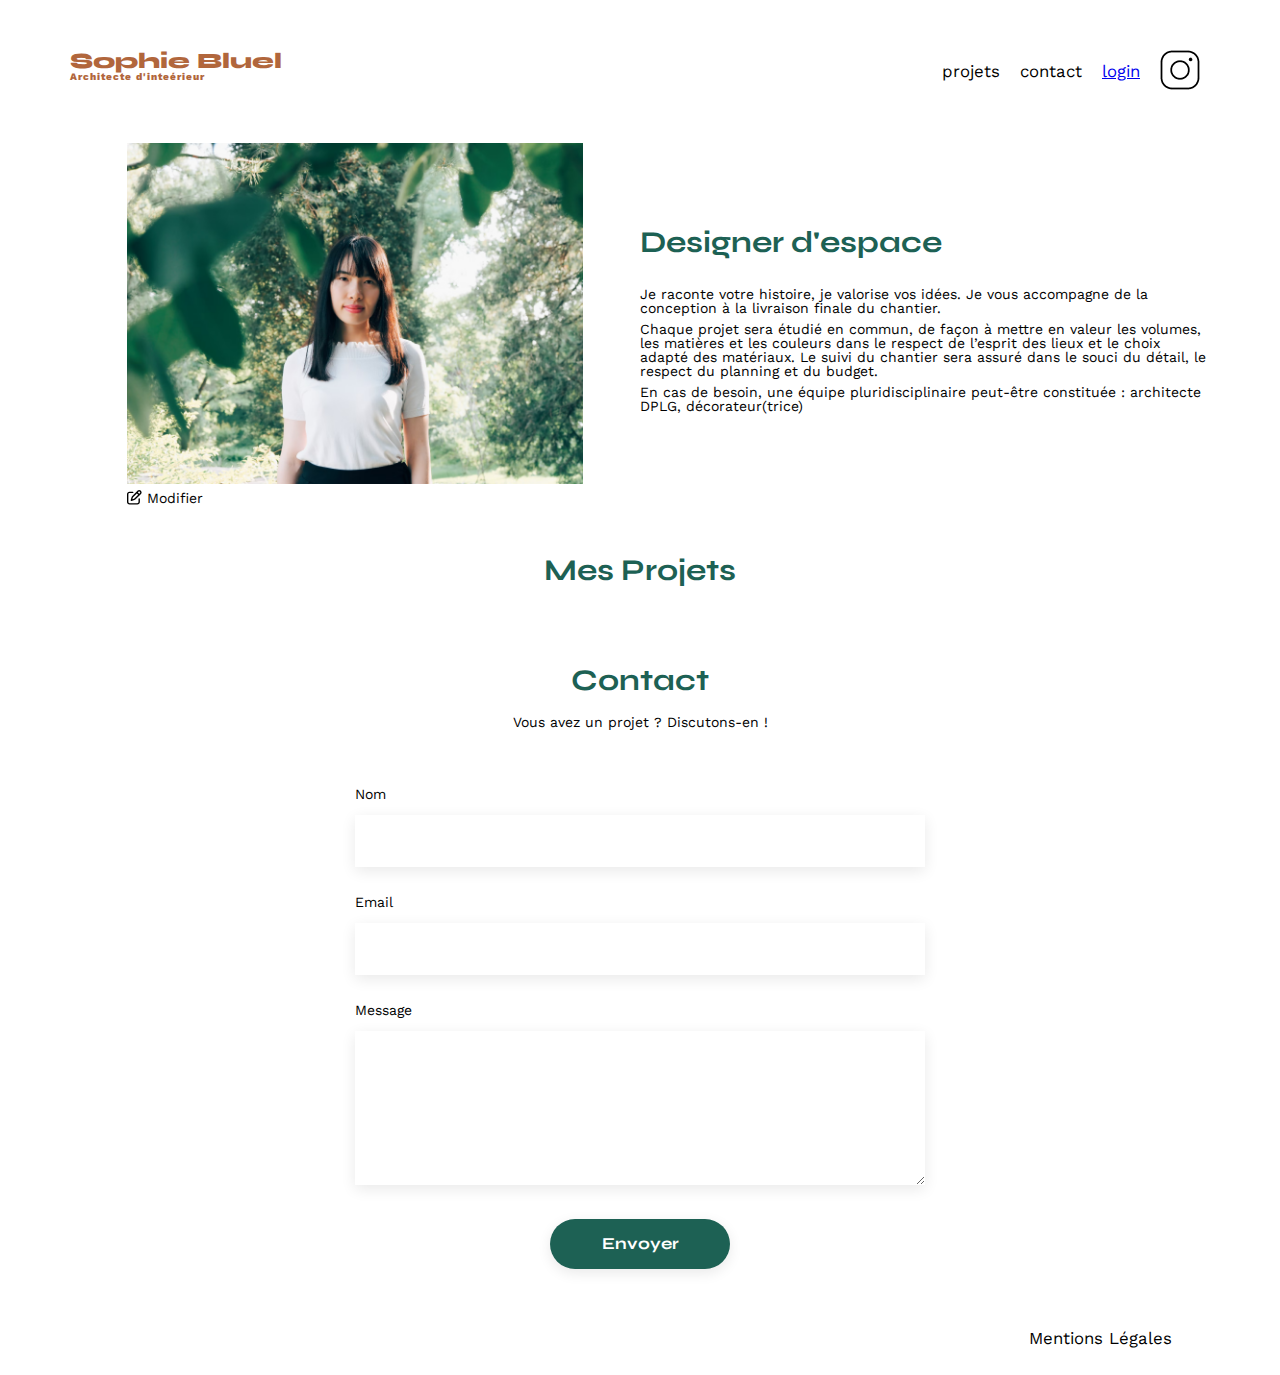
<file: index.html>
<!DOCTYPE html>
<html lang="fr">
  <head>
    <meta charset="UTF-8" />
    <title>Sophie Bluel - Architecte d'intérieur</title>
    <meta name="viewport" content="width=device-width, initial-scale=1.0" />
    <link rel="preconnect" href="https://fonts.googleapis.com" />
    <link rel="preconnect" href="https://fonts.gstatic.com" crossorigin />
    <link
      href="https://fonts.googleapis.com/css2?family=Syne:wght@700;800&family=Work+Sans&display=swap"
      rel="stylesheet"
    />
    <meta name="description" content="" />
    <link rel="stylesheet" href="./assets/style.css" />
  </head>
  <body>
    <div class="admin_panel">
      <p>mode edition</p>
      <button type="button">Publier les changements</button>
    </div>
    <header>
      <h1>Sophie Bluel <span>Architecte d'inteérieur</span></h1>
      <nav>
        <ul>
          <li>projets</li>
          <li>contact</li>
          <li><a href="./connexion.html">login</a></li>
          <li><img src="./assets/icons/instagram.png" alt="Instagram" /></li>
        </ul>
      </nav>
    </header>
    <main>
      <!-- <img
        id="modifier_icone_intro"
        src="./assets/icons/modifier_icone.svg"
        alt="modifier_icone"
      /> -->
      
      <section id="introduction">
        <figure>
          <img src="./assets/images/sophie-bluel.png" alt="image de profile" />
          <span class="modifier_intro"><img class="modifier_icone" src="./assets/icons/modifier_icone.svg" alt="modifier_icone"/>
            Modifier
          </span>
        </figure>
        <article>
          <h2>Designer d'espace</h2>
          <p>
            Je raconte votre histoire, je valorise vos idées. Je vous accompagne
            de la conception à la livraison finale du chantier.
          </p>
          <p>
            Chaque projet sera étudié en commun, de façon à mettre en valeur les
            volumes, les matières et les couleurs dans le respect de l’esprit
            des lieux et le choix adapté des matériaux. Le suivi du chantier
            sera assuré dans le souci du détail, le respect du planning et du
            budget.
          </p>
          <p>
            En cas de besoin, une équipe pluridisciplinaire peut-être constituée
            : architecte DPLG, décorateur(trice)
          </p>
        </article>
      </section>
      <section id="portfolio">
        <h2>Mes Projets</h2>
        <span class="project-modal"><img class="modifier_icone" src="./assets/icons/modifier_icone.svg" alt="modifier_icone"/>
          Modifier
        </span>
        <div class="filtres"></div>
        <div class="gallery"></div>
      </section>
      <section id="contact">
        <h2>Contact</h2>
        <p>Vous avez un projet ? Discutons-en !</p>
        <form action="#" method="post">
          <label for="name">Nom</label>
          <input type="text" name="name" id="name" />
          <label for="email">Email</label>
          <input type="email" name="email" id="email" />
          <label for="message">Message</label>
          <textarea name="message" id="message" cols="30" rows="10"></textarea>
          <input type="submit" value="Envoyer" />
        </form>
      </section>
    </main>

    <footer>
      <nav>
        <ul>
          <li>Mentions Légales</li>
        </ul>
      </nav>
    </footer>

    <!-- fenetre modal principale  -->
    <aside class="main-modal-overlay">
      <section class="main-modal">
        <div class="modal_header">
          <div class="close_modal" data-dismiss="dialog">X</div>
          <h2>Galerie Photo</h2>
        </div>

        <div class="main-modal-contenu"></div>
        <hr />

        <div class="modal_footer">
          <button class="modal_footer-button">Ajouter une photo</button>
          <p>supprimer la Galerie</p>
        </div>
      </section>
    </aside>

    <!-- fenetre modal 2  -->
    <aside class="modal_photo">
      <section class="main-modal">
        <div class="modal_header">
          <button class="left-arrow">&larr;</button>
          <div class="close_modal2" data-dismiss="dialog">X</div>
          <h2>Ajout photo</h2>
        </div>

        <div class="main-modal-contenu2">
          <form class="formulaire-photo">
            <div class="img_preview_container">
              <img class="img_preview" src="./assets/icons/photo.svg" />
              <label class="label-image" for="input_image"> + Ajouter photo</label>
              <p>jpg, png : 4mo max</p>
            </div>
            <input
              name="image"
              type="file"
              id="input_image"
              accept="image/jpeg, image/png, image/gif"
            /><br />
            <label for="title">Titre</label>
            <br />
            <input type="text" id="input_title" name="title" required />
            <br />
            Catégorie
            <br />
            <select name="category" id="input_category">
              <option value="0"></option>
              <option value="1">Objets</option>
              <option value="2">Appartements</option>
              <option value="3">Hôtels & Restaurants</option>
            </select>

            <hr />
            <button type="submit" disabled>Valider</button>
          </form>
        </div>

        <div class="modal_footer"></div>
      </section>
    </aside>

    <script src="./scripts/script.js"></script>
  </body>
</html>
</file>
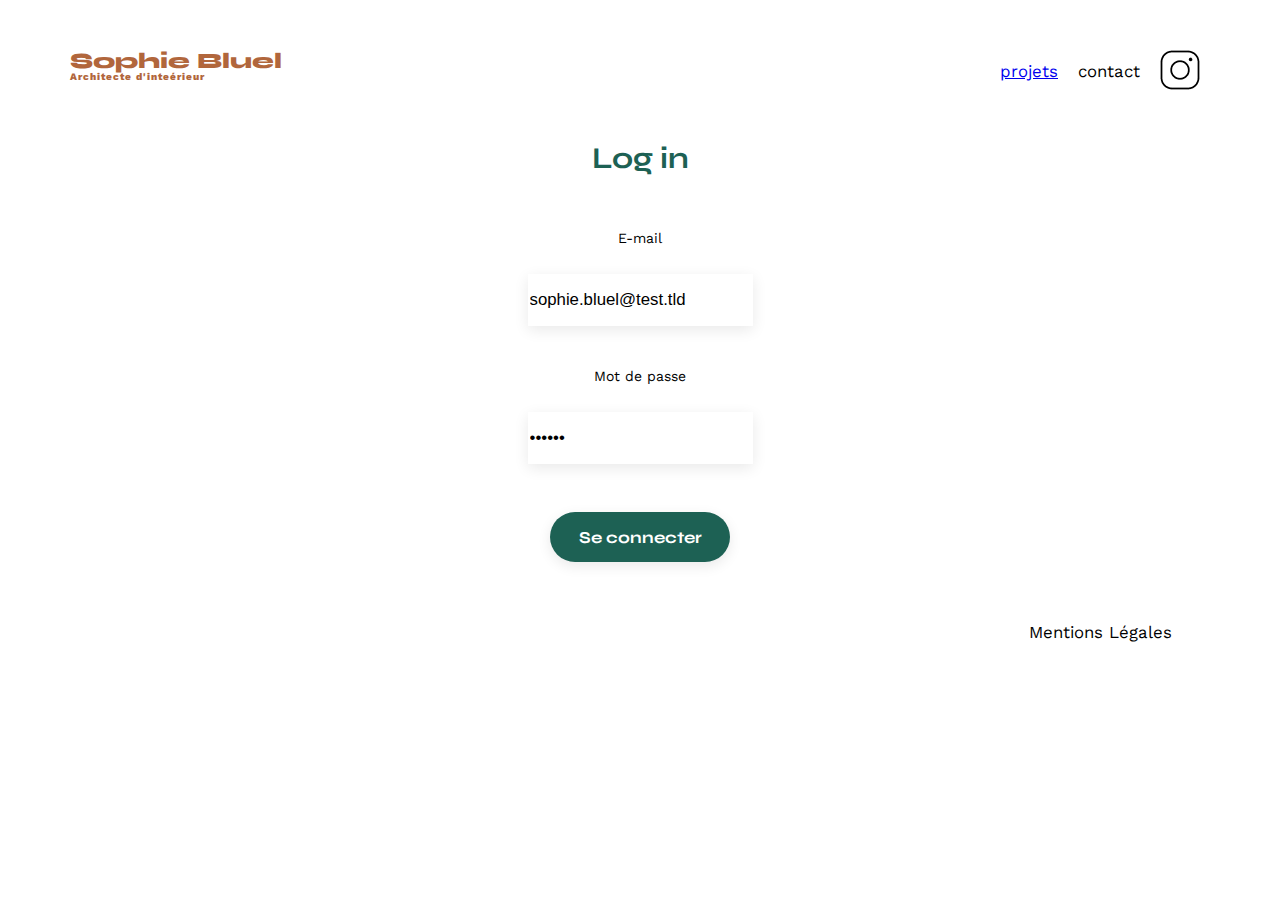
<file: connexion.html>
<!DOCTYPE html>
<html lang="fr">
  <head>
    <meta charset="UTF-8" />
    <title>Sophie Bluel - Page de connexion</title>
    <meta name="viewport" content="width=device-width, initial-scale=1.0" />
    <link rel="preconnect" href="https://fonts.googleapis.com" />
    <link rel="preconnect" href="https://fonts.gstatic.com" crossorigin />
    <link
      href="https://fonts.googleapis.com/css2?family=Syne:wght@700;800&family=Work+Sans&display=swap"
      rel="stylesheet"
    />
    <meta name="description" content="" />
    <link rel="stylesheet" href="./assets/style.css" />
  </head>

  <body>
    <header>
      <h1>Sophie Bluel <span>Architecte d'inteérieur</span></h1>
      <nav>
        <ul>
          <li><a href="./index.html">projets</a></li>
          <li>contact</li>
          <li><img src="./assets/icons/instagram.png" alt="Instagram" /></li>
        </ul>
      </nav>
    </header>
    <main>
      <section id="contact">
        <h2 id="login_page">Log in</h2>
        <p class="error"></p>
        <form id="form">
          <label for="email" class="p_Email"> E-mail </label>
          <input
            type="email"
            id="email"
            name="email"
            value="sophie.bluel@test.tld"
          />
          <label for="password" class="p_mdp"> Mot de passe </label>
          <input type="password" id="password" name="password" value="S0phie" />
          <input type="submit" value="Se connecter" />
        </form>
      </section>
    </main>
    <footer>
      <nav>
        <ul>
          <li>Mentions Légales</li>
        </ul>
      </nav>
    </footer>
    <script src="./scripts/connexion.js"></script>
  </body>
</html>
</file>
<file: assets/style.css>
/* http://meyerweb.com/eric/tools/css/reset/
   v2.0 | 20110126
   License: none (public domain)
*/

html, body, div, span, applet, object, iframe,
h1, h2, h3, h4, h5, h6, p, blockquote, pre,
a, abbr, acronym, address, big, cite, code,
del, dfn, em, img, ins, kbd, q, s, samp,
small, strike, strong, sub, sup, tt, var,
b, u, i, center,
dl, dt, dd, ol, ul, li,
fieldset, form, label, legend,
table, caption, tbody, tfoot, thead, tr, th, td,
article, aside, canvas, details, embed,
figure, figcaption, footer, header, hgroup,
menu, nav, output, ruby, section, summary,
time, mark, audio, video {
	margin: 0;
	padding: 0;
	border: 0;
	font-size: 100%;
	font: inherit;
	vertical-align: baseline;
}
/* HTML5 display-role reset for older browsers */
article, aside, details, figcaption, figure,
footer, header, hgroup, menu, nav, section {
	display: block;
}
body {
	line-height: 1;
}
ol, ul {
	list-style: none;
}
blockquote, q {
	quotes: none;
}
blockquote:before, blockquote:after,
q:before, q:after {
	content: '';
	content: none;
}
table {
	border-collapse: collapse;
	border-spacing: 0;
}
/** end reset css**/
body {
	max-width: 1140px;
	margin:auto;
	font-family: 'Work Sans' ;
	font-size: 14px;
}
header {
	display: flex;
	justify-content: space-between;
	margin: 50px 0
}
section {
	margin: 50px 0
}

h1{
	display: flex;
	flex-direction: column;
	font-family: 'Syne';
	font-size: 22px;
	font-weight: 800;
	color: #B1663C
}

h1 > span {
	font-family: 'Work Sans';
	font-size:10px;
	letter-spacing: 0.1em;
}

h2{
	font-family: 'Syne';
	font-weight: 700;
	font-size: 30px;
	color: #1D6154
}

#login_page {
	font-family: 'Syne';
	font-weight: 700;
	font-size: 30px;
	color: #1D6154;
	margin-bottom: 30px;
	display: flex;
	align-items: center;
    justify-content: center;
}

#form {
	display: flex;
    align-items: center;
    flex-direction: column;
	margin: 0;
    padding: 0;
    border: 0;
    font-size: 100%;
    font: inherit;
    vertical-align: baseline;
	gap: 15px;
}

label.p_Email, label.p_mdp {
	display: flex;
	align-items: flex-start;
    justify-content: flex-start;
    flex-wrap: nowrap;
    flex-direction: row;
}

nav ul {
	display: flex;
	align-items: center;
	list-style-type: none;

}

nav li {
	padding: 0 10px;
	font-size: 1.2em;
}

li:hover {
	color: #B1663C;
}

#introduction {
	display: flex;
	align-items: center;
}
#introduction figure {
	flex: 1
}
#introduction img {
	display: block;
	margin: auto;
	width: 80%;
}

#introduction article {
	flex: 1
}
#introduction h2 {
	margin-bottom: 1em;
}

#introduction p {
	margin-bottom: 0.5em;
}
#portfolio {
	position: relative;
} 
#portfolio h2 {
	text-align: center;
	margin-bottom: 1em;
}
.gallery {
	width: 100%;
	display: grid;
	grid-template-columns: 1fr 1fr 1fr;
	grid-column-gap: 20px;
	grid-row-gap: 20px;
}

.gallery img {
	width: 100%;

}
#contact {
	width: 50%;
margin: auto;
}
#contact > * {
	text-align: center;

}
#contact h2{
	margin-bottom: 20px;
}
#contact form {
	text-align: left;
	margin-top:30px;
	display: flex;
	flex-direction: column;
}

#contact input {
	height: 50px;
	font-size: 1.2em;
	border: none;
	box-shadow: 0px 4px 14px rgba(0, 0, 0, 0.09);
}
#contact label {
	margin: 2em 0 1em 0;
}
#contact textarea {
	border: none;
	box-shadow: 0px 4px 14px rgba(0, 0, 0, 0.09);
}

input[type="submit"]{
	font-family: 'Syne';
	font-weight: 700;
	color: white;
	background-color: #1D6154;
	margin : 2em auto ;
	width: 180px;
	text-align: center;
	border-radius: 60px ;
}

footer nav ul {
	display: flex;
	justify-content: flex-end;
	margin: 2em
}

.test {
	color: white;
	background-color: #1D6154
}

.modifier_intro {
    display: flex;
    top: 71%;
    left: 7%;
    gap: 5px;
    width: 19px;
    cursor: pointer;
    margin: 1% 0 0 15%;
    justify-content: center;
    align-items: center;
}

#span.project-modal {
	width: 15px;
	left: 562px;
}

.filtres {
    gap: 10px;
    display: flex;
    flex-wrap: nowrap;
    justify-content: center;
    align-items: center;
}

.filtres button  {
	width: 150px;
    height: 37px;
    border-radius: 60px;
    /* color: green; */
    border-color: green;
	margin-bottom: 50px;
}

.admin_panel {
	height: 50px;
	background-color: black;
	margin-bottom: 10px;
	color: white;
	justify-content: center;
	align-items: center;
	gap: 25px;
	display: none;
}

.project-modal {
	position: absolute;
	top: 10px;
	right: 30%;
	display: none;
	cursor: pointer;
}

.main-modal-overlay {
	display: none;
	top: 0;
	left: 0;
	position: fixed;
	height: 100%;
	width: 100%;
	background-color: rgba(0, 0, 0, 0.4);
	justify-content: center;
	align-items: center;
}

.main-modal {
    background-color: white;
    border-radius: 10px;
	min-width: 500px;
    flex-direction: column;
    align-items: center;
    padding: 20px;
	position: relative;
}
.modal_header {
	margin: 30px 0;
}

.left-arrow {
position: absolute;
top: 20px;
left: 20px;
border: none;
background-color: transparent;
}

.close_modal,.close_modal2{
	position: absolute;
	top: 20px;
	right: 20px;
	cursor: pointer;
}

.modal_header h2 {
	font-family: Work Sans;
    font-size: 26px;
    font-weight: 400;
    line-height: 30px;
    letter-spacing: 0em;
    text-align: center;
    color: black;
}

.main-modal-contenu {
	display: grid;
	grid-template-columns: repeat(5, 1fr);
    justify-content: center;
    align-items: center;
	gap: 10px;
}

.main-modal-contenu div {
	width: 100px;
	height: 150px;
	position: relative;
}

.main-modal-contenu div img.modal-img {
	height: 90%;
	width: 100%;
	object-fit: cover;
}

.modal_footer{
	text-align: center;
    padding-bottom: 20px;
}

.modal_footer button {
	font-family: 'Syne';
	padding: 10px;
	margin: 15px;
	font-weight: 700;
	color: white;
	background-color: #1D6154;
	width: 180px;
	text-align: center;
	border-radius: 60px ;
	cursor: pointer;
}

.trash-conteneur {
	width: 15px;
	height: 15px;
	position: absolute;
	background-color: black;
	top: 10px;
	right: 10px;
	display: flex;
	justify-content: center;
	align-items: center;
	border-radius: 2px;
}

.modal_footer p {
height: 17px;
color: red;
cursor: pointer;
}

.modal_photo {
	display: none;
	position: fixed;
	top: 0;
	left: 0;
	width: 100%;
	height: 100%;
	justify-content: center;
	align-items: center;
	background-color: rgba(0, 0, 0, 0.4)
}

.main-modal-contenu2 {
	display: flex;
    justify-content: center;
    align-items: center;
}

.formulaire-photo {
    display: flex;
    flex-direction: column;
}

.img_preview_container {
    background-color: #E8F1F6;
    width: 387px;
    height: 169px;
    border-radius: 3px;
    position: relative;
}

.img_preview {
	width: 76px;
    height: 76px;
    position: absolute;
    left: 155px;
    top: 24px;
}

.img_preview.active {
    height: 100%;
    width: 130px;
    top: 0px;
    left: 125px;
}

#input_image {
	display: none
}


.label-image {
    cursor: pointer;
    border-radius: 5px;
    background-color: #CBD6DC;
    top: 99px;
    position: absolute;
    left: 110px;
    padding: 3% 7%;
	border-radius: 60px;
	color: #306685;
}

.img_preview_container p {
position: absolute;
top: 145px;
left: 130px;
}

.formulaire-photo hr {
margin: 2rem 0;
}

.formulaire-photo button {
	background-color: grey;
    width: 237px;
    justify-content: center;
    display: flex;
    height: 36px;
    color: white;
    font-size: 14px;
    align-items: center;
	border-radius: 60px;
	align-self: center;

}

#input_title {
	height: 51px;
	border: none;
	box-shadow: 0px 4px 14px 0px #00000017;

	}

select#input_category {
height: 51px;
border: none;
box-shadow: 0px 4px 14px 0px #00000017;
}

@media (max-width: 1024px) {
	.project-modal {

		right: 20%;
	}
}
</file>
